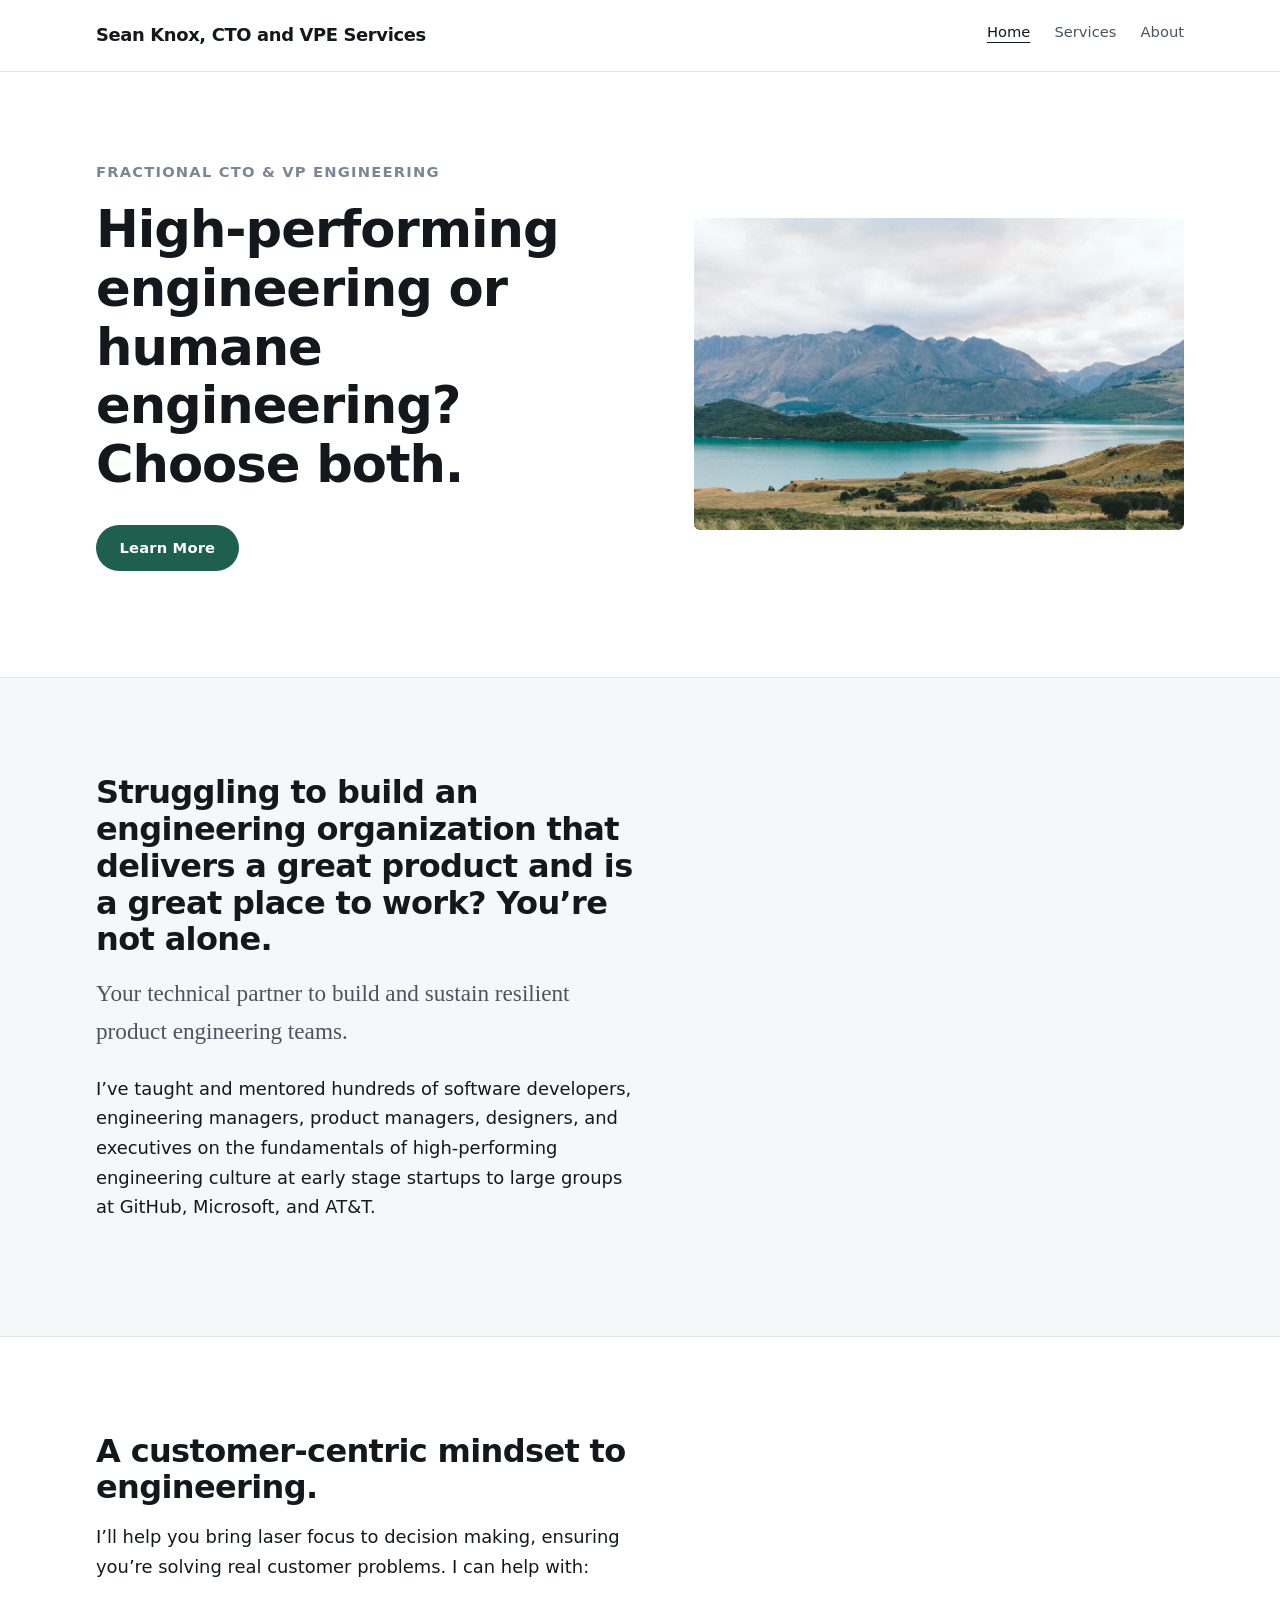
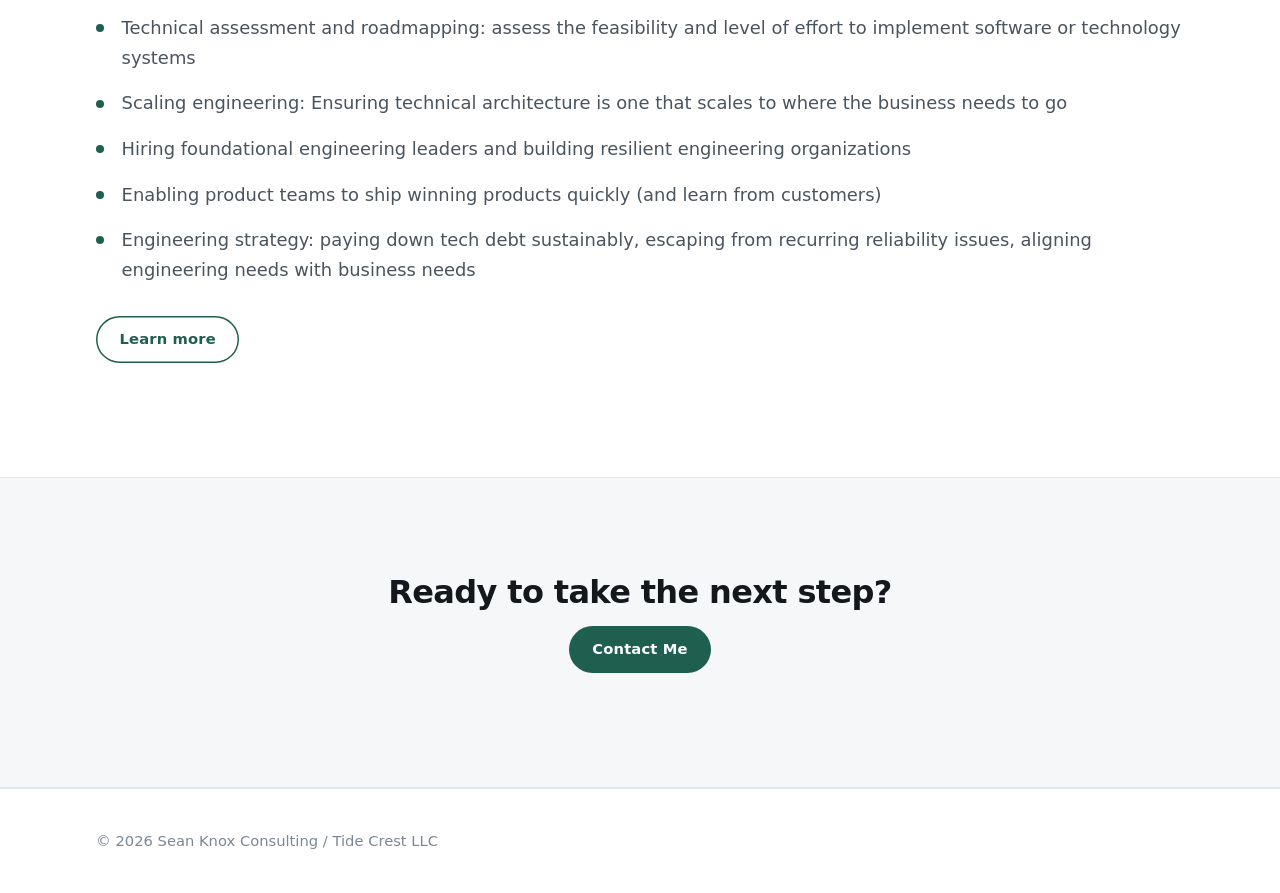
<file: index.html>
<!DOCTYPE html>
<html lang="en">
<head>
<meta charset="utf-8">
<meta name="viewport" content="width=device-width, initial-scale=1">
<title>Sean Knox, CTO and VPE Services</title>
<meta name="description" content="Your technical partner to build and sustain resilient product engineering teams. Fractional CTO and VP Engineering services.">
<link rel="canonical" href="https://seanknox.io/">
<meta property="og:site_name" content="Sean Knox, CTO and VPE Services">
<meta property="og:title" content="Sean Knox, CTO and VPE Services">
<meta property="og:type" content="website">
<meta property="og:url" content="https://seanknox.io/">
<link rel="stylesheet" href="assets/css/style.css">
</head>
<body>
<a class="skip-link" href="#main">Skip to content</a>

<header class="site-header">
  <div class="wrap">
    <a class="brand" href="index.html">Sean Knox, CTO and VPE Services</a>
    <nav class="site-nav" aria-label="Primary">
      <ul>
        <li><a href="index.html" aria-current="page">Home</a></li>
        <li><a href="services.html">Services</a></li>
        <li><a href="about.html">About</a></li>
      </ul>
    </nav>
  </div>
</header>

<main id="main">

  <section class="hero">
    <div class="wrap">
      <div>
        <p class="eyebrow">Fractional CTO &amp; VP Engineering</p>
        <h1>High-performing engineering or humane engineering? Choose both.</h1>
        <p><a class="btn" href="services.html">Learn More</a></p>
      </div>
      <!--
        NOTE: this is the one non-headshot image recovered from the old CDN. It is
        landscape scenery (a lake below mountains), not a photo of Sean. It carried
        no caption on the old site, so it is treated as decorative here (empty alt).
        The original home hero (20140302_Trade+151_0503.jpg) 404s — swap this out
        once that file is supplied.
      -->
      <div class="hero__media">
        <img src="assets/img/landscape-lake-mountains.webp" width="2200" height="1400"
             alt="" fetchpriority="high">
      </div>
    </div>
  </section>

  <section class="section--alt">
    <div class="wrap">
      <div class="measure">
        <h2>Struggling to build an engineering organization that delivers a great product and is a great place to work? You&rsquo;re not alone.</h2>
        <p class="lede">Your technical partner to build and sustain resilient product engineering teams.</p>
        <p>I&rsquo;ve taught and mentored hundreds of software developers, engineering managers, product managers, designers, and executives on the fundamentals of high-performing engineering culture at early stage startups to large groups at GitHub, Microsoft, and AT&amp;T.</p>
      </div>
    </div>
  </section>

  <section>
    <div class="wrap">
      <div class="measure">
        <h2>A customer-centric mindset to engineering.</h2>
        <p>I&rsquo;ll help you bring laser focus to decision making, ensuring you&rsquo;re solving real customer problems. I can help with:</p>
      </div>

      <ul class="capabilities">
        <li>Technical assessment and roadmapping: assess the feasibility and level of effort to implement software or technology systems</li>
        <li>Scaling engineering: Ensuring technical architecture is one that scales to where the business needs to go</li>
        <li>Hiring foundational engineering leaders and building resilient engineering organizations</li>
        <li>Enabling product teams to ship winning products quickly (and learn from customers)</li>
        <li>Engineering strategy: paying down tech debt sustainably, escaping from recurring reliability issues, aligning engineering needs with business needs</li>
      </ul>

      <p style="margin-top:2rem"><a class="btn btn--ghost" href="services.html">Learn more</a></p>
    </div>
  </section>

  <section class="section--alt cta-band">
    <div class="wrap">
      <h2>Ready to take the next step?</h2>
      <p><a class="btn" href="services.html">Contact Me</a></p>
    </div>
  </section>

</main>

<footer class="site-footer">
  <div class="wrap">
    <p>&copy; 2026 Sean Knox Consulting / Tide Crest LLC</p>
    <!-- TODO: LinkedIn / contact links to be supplied by owner and wired in here. -->
  </div>
</footer>

</body>
</html>
</file>
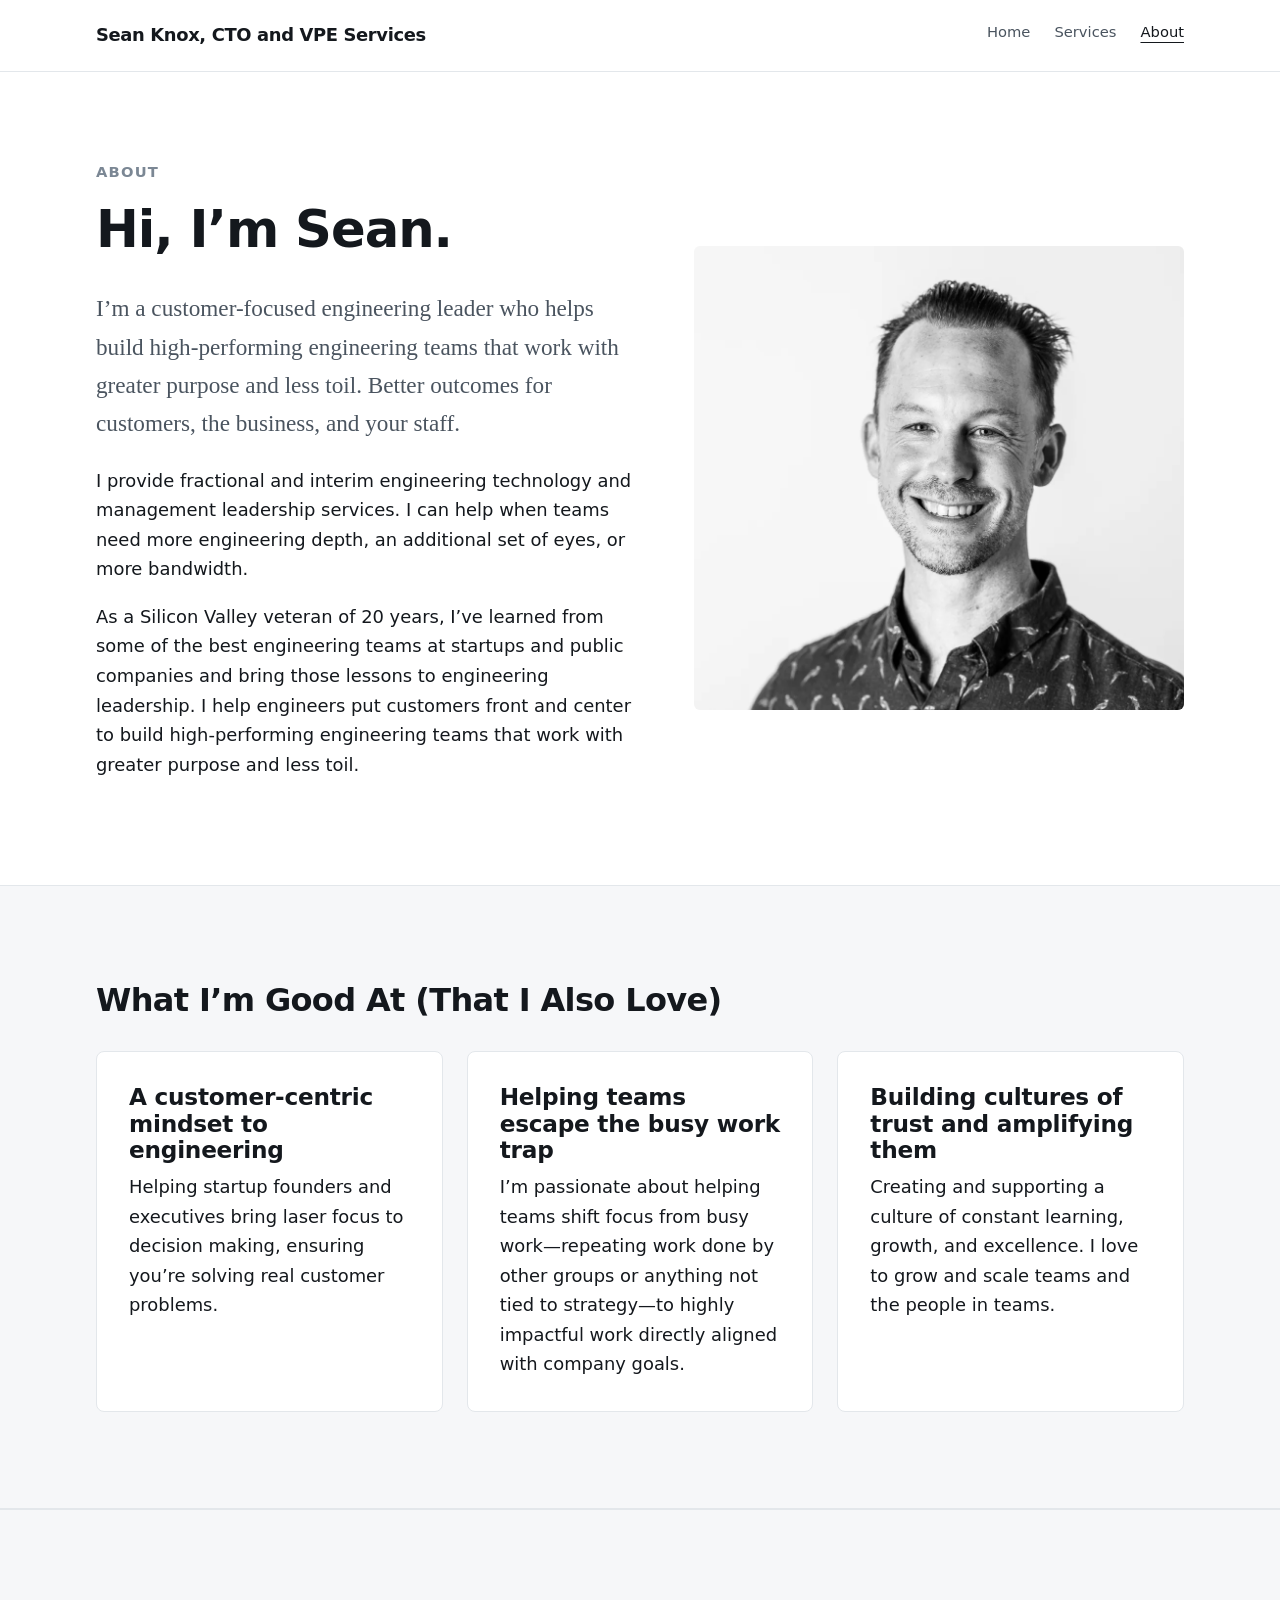
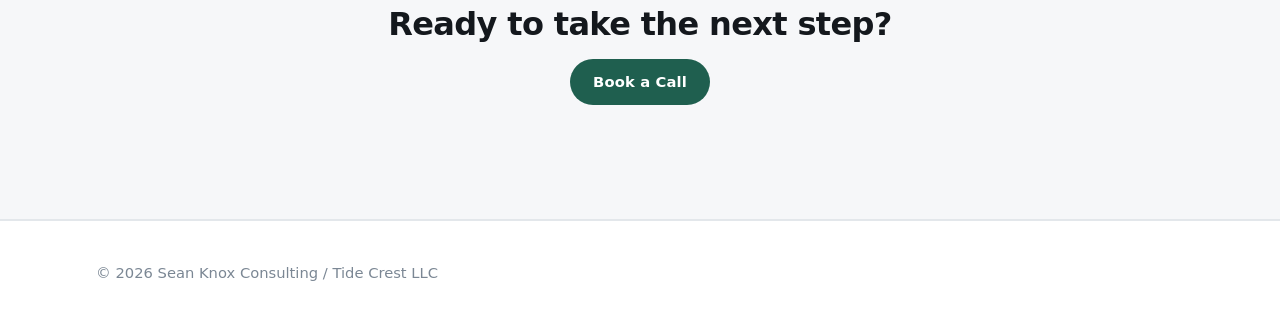
<file: about.html>
<!DOCTYPE html>
<html lang="en">
<head>
<meta charset="utf-8">
<meta name="viewport" content="width=device-width, initial-scale=1">
<title>About &mdash; Sean Knox, CTO and VPE Services</title>
<meta name="description" content="Sean Knox is a customer-focused engineering leader helping teams work with greater purpose and less toil.">
<link rel="canonical" href="https://seanknox.io/about.html">
<meta property="og:site_name" content="Sean Knox, CTO and VPE Services">
<meta property="og:title" content="About — Sean Knox, CTO and VPE Services">
<meta property="og:type" content="website">
<meta property="og:url" content="https://seanknox.io/about.html">
<link rel="stylesheet" href="assets/css/style.css">
</head>
<body>
<a class="skip-link" href="#main">Skip to content</a>

<header class="site-header">
  <div class="wrap">
    <a class="brand" href="index.html">Sean Knox, CTO and VPE Services</a>
    <nav class="site-nav" aria-label="Primary">
      <ul>
        <li><a href="index.html">Home</a></li>
        <li><a href="services.html">Services</a></li>
        <li><a href="about.html" aria-current="page">About</a></li>
      </ul>
    </nav>
  </div>
</header>

<main id="main">

  <section class="hero">
    <div class="wrap">
      <div>
        <p class="eyebrow">About</p>
        <h1>Hi, I&rsquo;m Sean.</h1>
        <p class="lede">I&rsquo;m a customer-focused engineering leader who helps build high-performing engineering teams that work with greater purpose and less toil. Better outcomes for customers, the business, and your staff.</p>
        <p>I provide fractional and interim engineering technology and management leadership services. I can help when teams need more engineering depth, an additional set of eyes, or more bandwidth.</p>
        <p>As a Silicon Valley veteran of 20 years, I&rsquo;ve learned from some of the best engineering teams at startups and public companies and bring those lessons to engineering leadership. I help engineers put customers front and center to build high-performing engineering teams that work with greater purpose and less toil.</p>
      </div>
      <div class="hero__media">
        <img src="assets/img/sean-headshot.webp" width="1000" height="947"
             alt="Headshot of Sean Knox." fetchpriority="high">
      </div>
    </div>
  </section>

  <section class="section--alt">
    <div class="wrap">
      <h2>What I&rsquo;m Good At (That I Also Love)</h2>

      <div class="cards cards--3" style="margin-top:2rem">
        <article class="card">
          <h3>A customer-centric mindset to engineering</h3>
          <p>Helping startup founders and executives bring laser focus to decision making, ensuring you&rsquo;re solving real customer problems.</p>
        </article>
        <article class="card">
          <h3>Helping teams escape the busy work trap</h3>
          <p>I&rsquo;m passionate about helping teams shift focus from busy work&mdash;repeating work done by other groups or anything not tied to strategy&mdash;to highly impactful work directly aligned with company goals.</p>
        </article>
        <article class="card">
          <h3>Building cultures of trust and amplifying them</h3>
          <p>Creating and supporting a culture of constant learning, growth, and excellence. I love to grow and scale teams and the people in teams.</p>
        </article>
      </div>
    </div>
  </section>

  <section class="section--alt cta-band">
    <div class="wrap">
      <h2>Ready to take the next step?</h2>
      <p><a class="btn" href="https://calendly.com/knoxville/60-minute-strategy-call">Book a Call</a></p>
    </div>
  </section>

</main>

<footer class="site-footer">
  <div class="wrap">
    <p>&copy; 2026 Sean Knox Consulting / Tide Crest LLC</p>
    <!-- TODO: LinkedIn / contact links to be supplied by owner and wired in here. -->
  </div>
</footer>

</body>
</html>
</file>
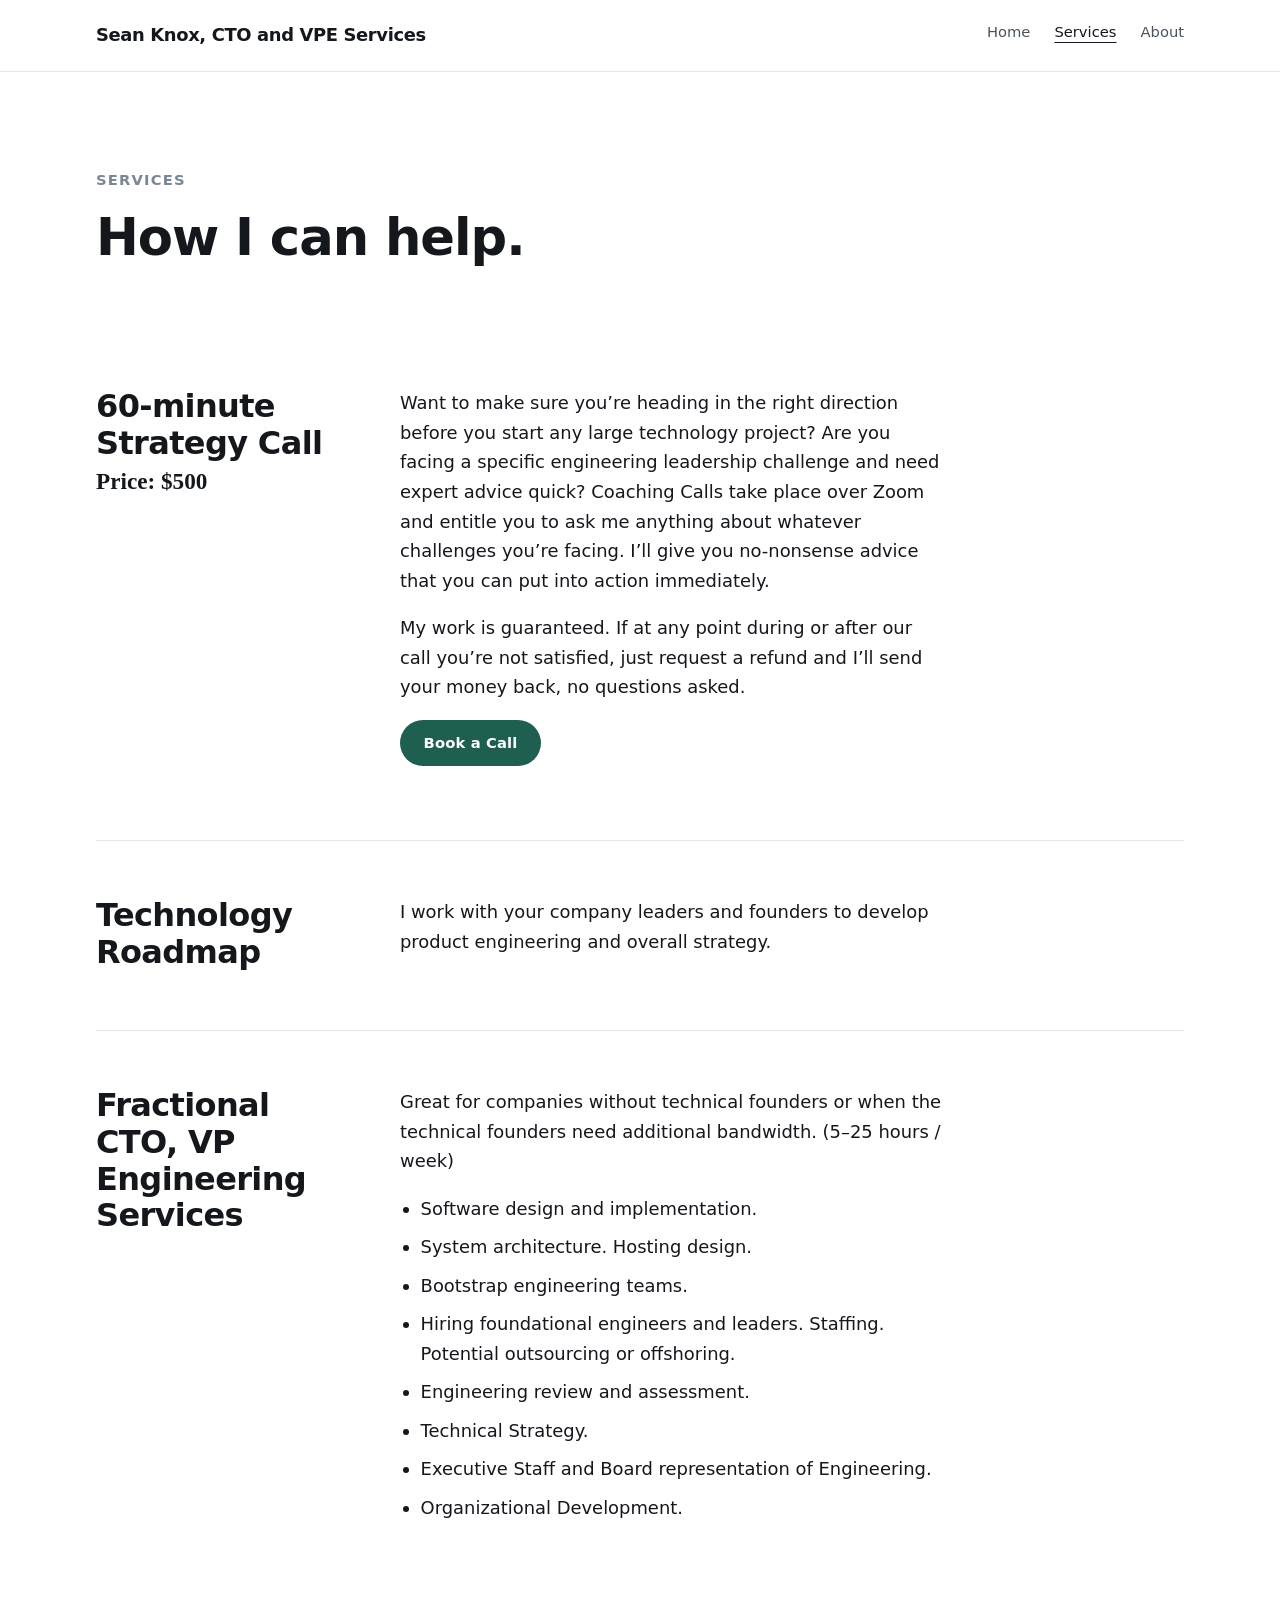
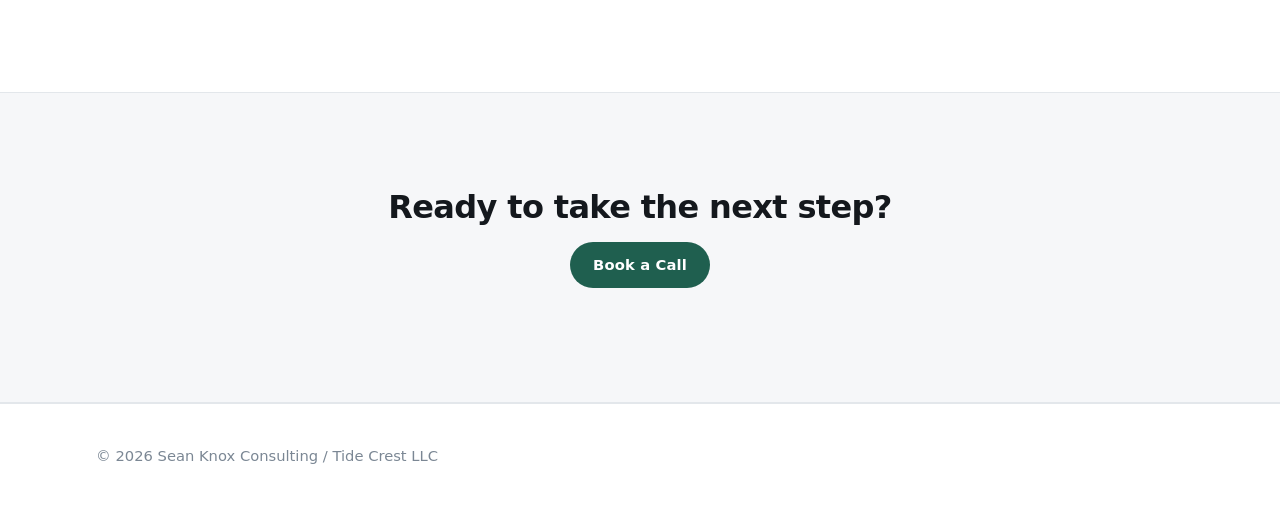
<file: services.html>
<!DOCTYPE html>
<html lang="en">
<head>
<meta charset="utf-8">
<meta name="viewport" content="width=device-width, initial-scale=1">
<title>Services &mdash; Sean Knox, CTO and VPE Services</title>
<meta name="description" content="Strategy calls, technology roadmaps, and fractional CTO / VP Engineering services.">
<link rel="canonical" href="https://seanknox.io/services.html">
<meta property="og:site_name" content="Sean Knox, CTO and VPE Services">
<meta property="og:title" content="Services — Sean Knox, CTO and VPE Services">
<meta property="og:type" content="website">
<meta property="og:url" content="https://seanknox.io/services.html">
<link rel="stylesheet" href="assets/css/style.css">
</head>
<body>
<a class="skip-link" href="#main">Skip to content</a>

<header class="site-header">
  <div class="wrap">
    <a class="brand" href="index.html">Sean Knox, CTO and VPE Services</a>
    <nav class="site-nav" aria-label="Primary">
      <ul>
        <li><a href="index.html">Home</a></li>
        <li><a href="services.html" aria-current="page">Services</a></li>
        <li><a href="about.html">About</a></li>
      </ul>
    </nav>
  </div>
</header>

<main id="main">

  <section>
    <div class="wrap">
      <div class="measure">
        <p class="eyebrow">Services</p>
        <h1>How I can help.</h1>
      </div>
    </div>
  </section>

  <section style="padding-top:0">
    <div class="wrap">

      <article class="offer">
        <div class="offer__grid">
          <header>
            <h2>60-minute Strategy Call</h2>
            <p class="price">Price: $500</p>
          </header>
          <div class="measure">
            <p>Want to make sure you&rsquo;re heading in the right direction before you start any large technology project? Are you facing a specific engineering leadership challenge and need expert advice quick? Coaching Calls take place over Zoom and entitle you to ask me anything about whatever challenges you&rsquo;re facing. I&rsquo;ll give you no-nonsense advice that you can put into action immediately.</p>
            <p>My work is guaranteed. If at any point during or after our call you&rsquo;re not satisfied, just request a refund and I&rsquo;ll send your money back, no questions asked.</p>
            <p><a class="btn" href="https://calendly.com/knoxville/60-minute-strategy-call">Book a Call</a></p>
          </div>
        </div>
      </article>

      <article class="offer">
        <div class="offer__grid">
          <header>
            <h2>Technology Roadmap</h2>
          </header>
          <div class="measure">
            <p>I work with your company leaders and founders to develop product engineering and overall strategy.</p>
          </div>
        </div>
      </article>

      <article class="offer">
        <div class="offer__grid">
          <header>
            <h2>Fractional CTO, VP Engineering Services</h2>
          </header>
          <div class="measure">
            <p>Great for companies without technical founders or when the technical founders need additional bandwidth. (5&ndash;25 hours / week)</p>
            <ul>
              <li>Software design and implementation.</li>
              <li>System architecture. Hosting design.</li>
              <li>Bootstrap engineering teams.</li>
              <li>Hiring foundational engineers and leaders. Staffing. Potential outsourcing or offshoring.</li>
              <li>Engineering review and assessment.</li>
              <li>Technical Strategy.</li>
              <li>Executive Staff and Board representation of Engineering.</li>
              <li>Organizational Development.</li>
            </ul>
          </div>
        </div>
      </article>

    </div>
  </section>

  <section class="section--alt cta-band">
    <div class="wrap">
      <h2>Ready to take the next step?</h2>
      <p><a class="btn" href="https://calendly.com/knoxville/60-minute-strategy-call">Book a Call</a></p>
    </div>
  </section>

</main>

<footer class="site-footer">
  <div class="wrap">
    <p>&copy; 2026 Sean Knox Consulting / Tide Crest LLC</p>
    <!-- TODO: LinkedIn / contact links to be supplied by owner and wired in here. -->
  </div>
</footer>

</body>
</html>
</file>
<file: assets/css/style.css>
/* seanknox.io — single stylesheet, no framework, no build step. */

/* ---------- tokens ---------- */
:root {
  --ink:        #14181d;
  --ink-soft:   #4a545f;
  --ink-faint:  #7b8794;
  --rule:       #e3e7eb;
  --bg:         #ffffff;
  --bg-alt:     #f6f7f9;
  --accent:     #1f5f4f;
  --accent-dk:  #16463a;

  --measure: 34rem;
  --wrap: 68rem;

  --step--1: clamp(0.86rem, 0.84rem + 0.1vw, 0.92rem);
  --step-0:  clamp(1rem, 0.96rem + 0.2vw, 1.12rem);
  --step-1:  clamp(1.2rem, 1.1rem + 0.5vw, 1.45rem);
  --step-2:  clamp(1.5rem, 1.3rem + 1vw, 2rem);
  --step-3:  clamp(2rem, 1.6rem + 2vw, 3.25rem);

  --sans: ui-sans-serif, system-ui, -apple-system, "Segoe UI", Inter, Helvetica, Arial, sans-serif;
  --serif: ui-serif, Georgia, "Iowan Old Style", "Times New Roman", serif;
}

/* ---------- reset ---------- */
*, *::before, *::after { box-sizing: border-box; }
html { -webkit-text-size-adjust: 100%; scroll-behavior: smooth; }
body {
  margin: 0;
  background: var(--bg);
  color: var(--ink);
  font: var(--step-0)/1.65 var(--sans);
  -webkit-font-smoothing: antialiased;
}
img { max-width: 100%; height: auto; display: block; }
h1, h2, h3 { line-height: 1.15; letter-spacing: -0.02em; margin: 0 0 0.5em; font-weight: 600; }
h1 { font-size: var(--step-3); }
h2 { font-size: var(--step-2); }
h3 { font-size: var(--step-1); letter-spacing: -0.01em; }
p  { margin: 0 0 1em; }
a  { color: var(--accent); text-decoration-thickness: 1px; text-underline-offset: 3px; }
a:hover { color: var(--accent-dk); }
ul { margin: 0 0 1em; padding-left: 1.15em; }
li { margin-bottom: 0.5em; }

:focus-visible { outline: 3px solid var(--accent); outline-offset: 3px; border-radius: 2px; }

/* ---------- layout ---------- */
.wrap { width: min(100% - 2.5rem, var(--wrap)); margin-inline: auto; }
.measure { max-width: var(--measure); }
section { padding-block: clamp(3rem, 8vw, 6rem); }
.section--alt { background: var(--bg-alt); border-block: 1px solid var(--rule); }

.skip-link {
  position: absolute; left: -9999px; top: 0;
  background: var(--ink); color: #fff; padding: 0.7em 1em; z-index: 10;
}
.skip-link:focus { left: 0; }

/* ---------- header / nav ---------- */
.site-header {
  border-bottom: 1px solid var(--rule);
  position: sticky; top: 0; z-index: 5;
  background: rgba(255, 255, 255, 0.92);
  backdrop-filter: saturate(180%) blur(8px);
}
.site-header .wrap {
  display: flex; flex-wrap: wrap; gap: 0.5rem 1.5rem;
  align-items: center; justify-content: space-between;
  padding-block: 1rem;
}
.brand {
  font-weight: 600; font-size: var(--step-0);
  color: var(--ink); text-decoration: none; letter-spacing: -0.02em;
}
.site-nav ul { display: flex; gap: 1.5rem; list-style: none; margin: 0; padding: 0; }
.site-nav a {
  color: var(--ink-soft); text-decoration: none;
  font-size: var(--step--1); font-weight: 500;
}
.site-nav a:hover { color: var(--ink); }
.site-nav a[aria-current="page"] { color: var(--ink); text-decoration: underline; text-underline-offset: 5px; }

/* ---------- buttons ---------- */
.btn {
  display: inline-block;
  background: var(--accent); color: #fff;
  padding: 0.75em 1.6em; border-radius: 999px;
  font-size: var(--step--1); font-weight: 600; letter-spacing: 0.01em;
  text-decoration: none;
  transition: background 0.15s ease, transform 0.15s ease;
}
.btn:hover { background: var(--accent-dk); color: #fff; transform: translateY(-1px); }
.btn--ghost { background: transparent; color: var(--accent); box-shadow: inset 0 0 0 1.5px var(--accent); }
.btn--ghost:hover { background: var(--accent); color: #fff; }

/* ---------- hero ---------- */
.hero { padding-block: clamp(3rem, 7vw, 5.5rem); }
.hero .wrap {
  display: grid; gap: clamp(2rem, 5vw, 3.5rem);
  grid-template-columns: 1fr;
  align-items: center;
}
@media (min-width: 52rem) {
  .hero .wrap { grid-template-columns: 1.05fr 0.95fr; }
}
.hero h1 { margin-bottom: 0.6em; }
.hero__media img { border-radius: 6px; }

.eyebrow {
  font-size: var(--step--1); font-weight: 600; letter-spacing: 0.08em;
  text-transform: uppercase; color: var(--ink-faint); margin-bottom: 1rem;
}
.lede { font-size: var(--step-1); color: var(--ink-soft); font-family: var(--serif); }

/* ---------- lists ---------- */
.capabilities { list-style: none; padding: 0; margin: 2rem 0 0; display: grid; gap: 1rem; }
.capabilities li {
  padding-left: 1.6rem; position: relative; margin: 0;
  color: var(--ink-soft);
}
.capabilities li::before {
  content: ""; position: absolute; left: 0; top: 0.62em;
  width: 0.5rem; height: 0.5rem; border-radius: 50%;
  background: var(--accent);
}

/* ---------- cards ---------- */
.cards { display: grid; gap: 1.5rem; }
@media (min-width: 48rem) { .cards--3 { grid-template-columns: repeat(3, 1fr); } }

.card {
  border: 1px solid var(--rule); border-radius: 8px;
  padding: clamp(1.5rem, 3vw, 2rem);
  background: var(--bg);
}
.card h3 { margin-bottom: 0.35em; }
.card p:last-child { margin-bottom: 0; }
.price {
  font-family: var(--serif); font-size: var(--step-1);
  color: var(--ink); margin: 0 0 1rem; font-weight: 600;
}

/* ---------- offers (services) ---------- */
.offer { border-top: 1px solid var(--rule); padding-block: clamp(2.5rem, 5vw, 3.5rem); }
.offer:first-of-type { border-top: 0; padding-top: 0; }
.offer__grid { display: grid; gap: 1rem clamp(2rem, 5vw, 4rem); }
@media (min-width: 52rem) {
  .offer__grid { grid-template-columns: 15rem 1fr; }
}
.offer h2 { margin-bottom: 0; }

/* ---------- cta band ---------- */
.cta-band { text-align: center; }
.cta-band h2 { margin-bottom: 1rem; }

/* ---------- footer ---------- */
.site-footer {
  border-top: 1px solid var(--rule);
  padding-block: 2.5rem;
  color: var(--ink-faint);
  font-size: var(--step--1);
}
.site-footer .wrap { display: flex; flex-wrap: wrap; gap: 1rem; justify-content: space-between; }
.site-footer p { margin: 0; }

@media (prefers-reduced-motion: reduce) {
  * { animation: none !important; transition: none !important; scroll-behavior: auto !important; }
}
</file>
